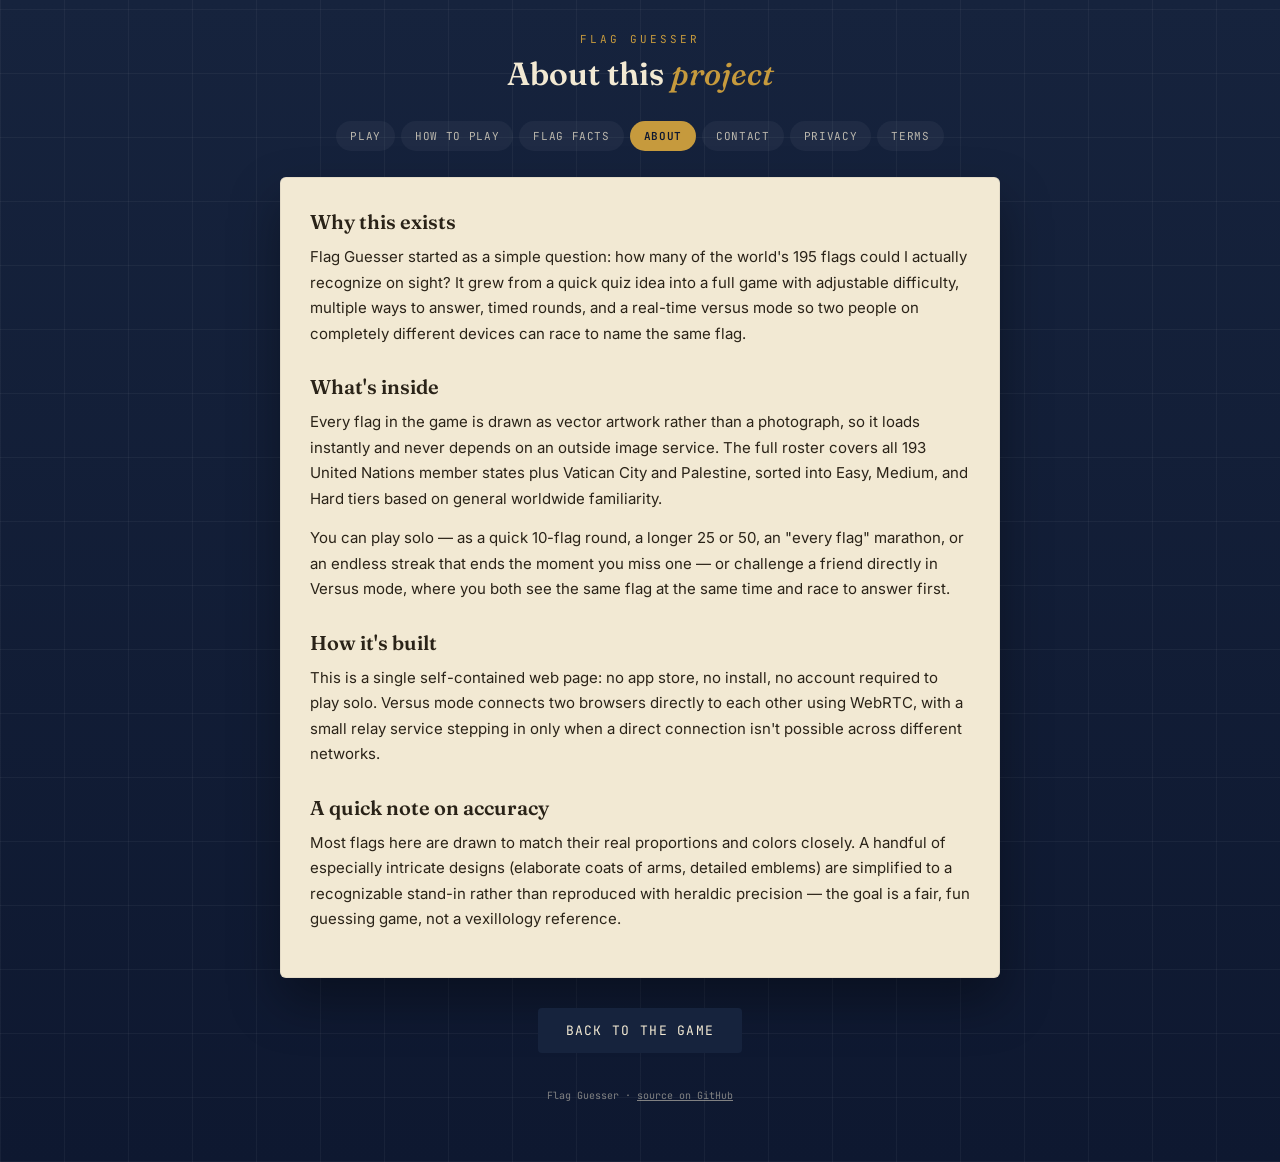
<file: about.html>
<!DOCTYPE html>
<html lang="en">
<head>
<meta charset="UTF-8">
<meta name="viewport" content="width=device-width, initial-scale=1">
<title>About — Flag Guesser</title>
<link rel="preconnect" href="https://fonts.googleapis.com">
<link href="https://fonts.googleapis.com/css2?family=Fraunces:opsz,wght@9..144,500;9..144,600;9..144,700&family=Inter:wght@400;500;600&family=JetBrains+Mono:wght@400;500&display=swap" rel="stylesheet">
<link rel="stylesheet" href="site.css">
<link rel="apple-touch-icon" href="apple-touch-icon.png">
<link rel="icon" type="image/png" href="favicon-32.png">
</head>
<body>
<div class="wrap">
  <p class="eyebrow">Flag Guesser</p>
  <h1>About this <span>project</span></h1>

  <nav class="site-nav">
    <a href="index.html">Play</a>
    <a href="how-to-play.html">How to Play</a>
    <a href="flag-facts.html">Flag Facts</a>
    <a href="about.html" class="current">About</a>
    <a href="contact.html">Contact</a>
    <a href="privacy.html">Privacy</a>
    <a href="terms.html">Terms</a>
  </nav>

  <div class="card">
    <h2>Why this exists</h2>
    <p>Flag Guesser started as a simple question: how many of the world's 195 flags could I actually recognize on sight? It grew from a quick quiz idea into a full game with adjustable difficulty, multiple ways to answer, timed rounds, and a real-time versus mode so two people on completely different devices can race to name the same flag.</p>

    <h2>What's inside</h2>
    <p>Every flag in the game is drawn as vector artwork rather than a photograph, so it loads instantly and never depends on an outside image service. The full roster covers all 193 United Nations member states plus Vatican City and Palestine, sorted into Easy, Medium, and Hard tiers based on general worldwide familiarity.</p>
    <p>You can play solo — as a quick 10-flag round, a longer 25 or 50, an "every flag" marathon, or an endless streak that ends the moment you miss one — or challenge a friend directly in Versus mode, where you both see the same flag at the same time and race to answer first.</p>

    <h2>How it's built</h2>
    <p>This is a single self-contained web page: no app store, no install, no account required to play solo. Versus mode connects two browsers directly to each other using WebRTC, with a small relay service stepping in only when a direct connection isn't possible across different networks.</p>

    <h2>A quick note on accuracy</h2>
    <p>Most flags here are drawn to match their real proportions and colors closely. A handful of especially intricate designs (elaborate coats of arms, detailed emblems) are simplified to a recognizable stand-in rather than reproduced with heraldic precision — the goal is a fair, fun guessing game, not a vexillology reference.</p>
  </div>

  <div class="cta-row"><a class="cta-btn" href="index.html">Back to the game</a></div>

  <footer class="site-footer">Flag Guesser &middot; <a href="https://github.com/sabrinazhao05/flag-guesser">source on GitHub</a></footer>
</div>
</body>
</html>
</file>
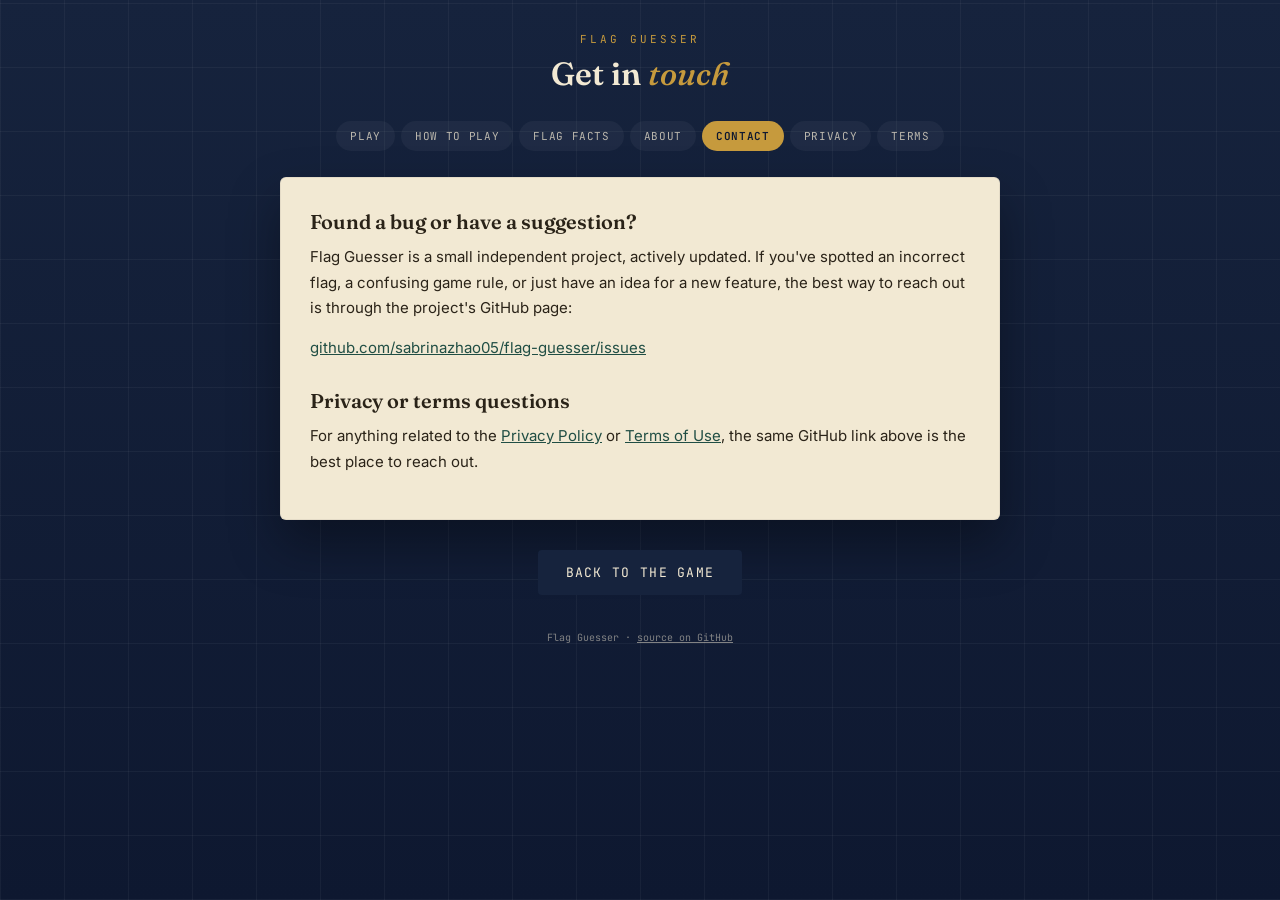
<file: contact.html>
<!DOCTYPE html>
<html lang="en">
<head>
<meta charset="UTF-8">
<meta name="viewport" content="width=device-width, initial-scale=1">
<title>Contact — Flag Guesser</title>
<link rel="preconnect" href="https://fonts.googleapis.com">
<link href="https://fonts.googleapis.com/css2?family=Fraunces:opsz,wght@9..144,500;9..144,600;9..144,700&family=Inter:wght@400;500;600&family=JetBrains+Mono:wght@400;500&display=swap" rel="stylesheet">
<link rel="stylesheet" href="site.css">
<link rel="apple-touch-icon" href="apple-touch-icon.png">
<link rel="icon" type="image/png" href="favicon-32.png">
</head>
<body>
<div class="wrap">
  <p class="eyebrow">Flag Guesser</p>
  <h1>Get in <span>touch</span></h1>

  <nav class="site-nav">
    <a href="index.html">Play</a>
    <a href="how-to-play.html">How to Play</a>
    <a href="flag-facts.html">Flag Facts</a>
    <a href="about.html">About</a>
    <a href="contact.html" class="current">Contact</a>
    <a href="privacy.html">Privacy</a>
    <a href="terms.html">Terms</a>
  </nav>

  <div class="card">
    <h2>Found a bug or have a suggestion?</h2>
    <p>Flag Guesser is a small independent project, actively updated. If you've spotted an incorrect flag, a confusing game rule, or just have an idea for a new feature, the best way to reach out is through the project's GitHub page:</p>
    <p><a href="https://github.com/sabrinazhao05/flag-guesser/issues" target="_blank" rel="noopener">github.com/sabrinazhao05/flag-guesser/issues</a></p>

    <h2>Privacy or terms questions</h2>
    <p>For anything related to the <a href="privacy.html">Privacy Policy</a> or <a href="terms.html">Terms of Use</a>, the same GitHub link above is the best place to reach out.</p>
  </div>

  <div class="cta-row"><a class="cta-btn" href="index.html">Back to the game</a></div>

  <footer class="site-footer">Flag Guesser &middot; <a href="https://github.com/sabrinazhao05/flag-guesser">source on GitHub</a></footer>
</div>
</body>
</html>
</file>
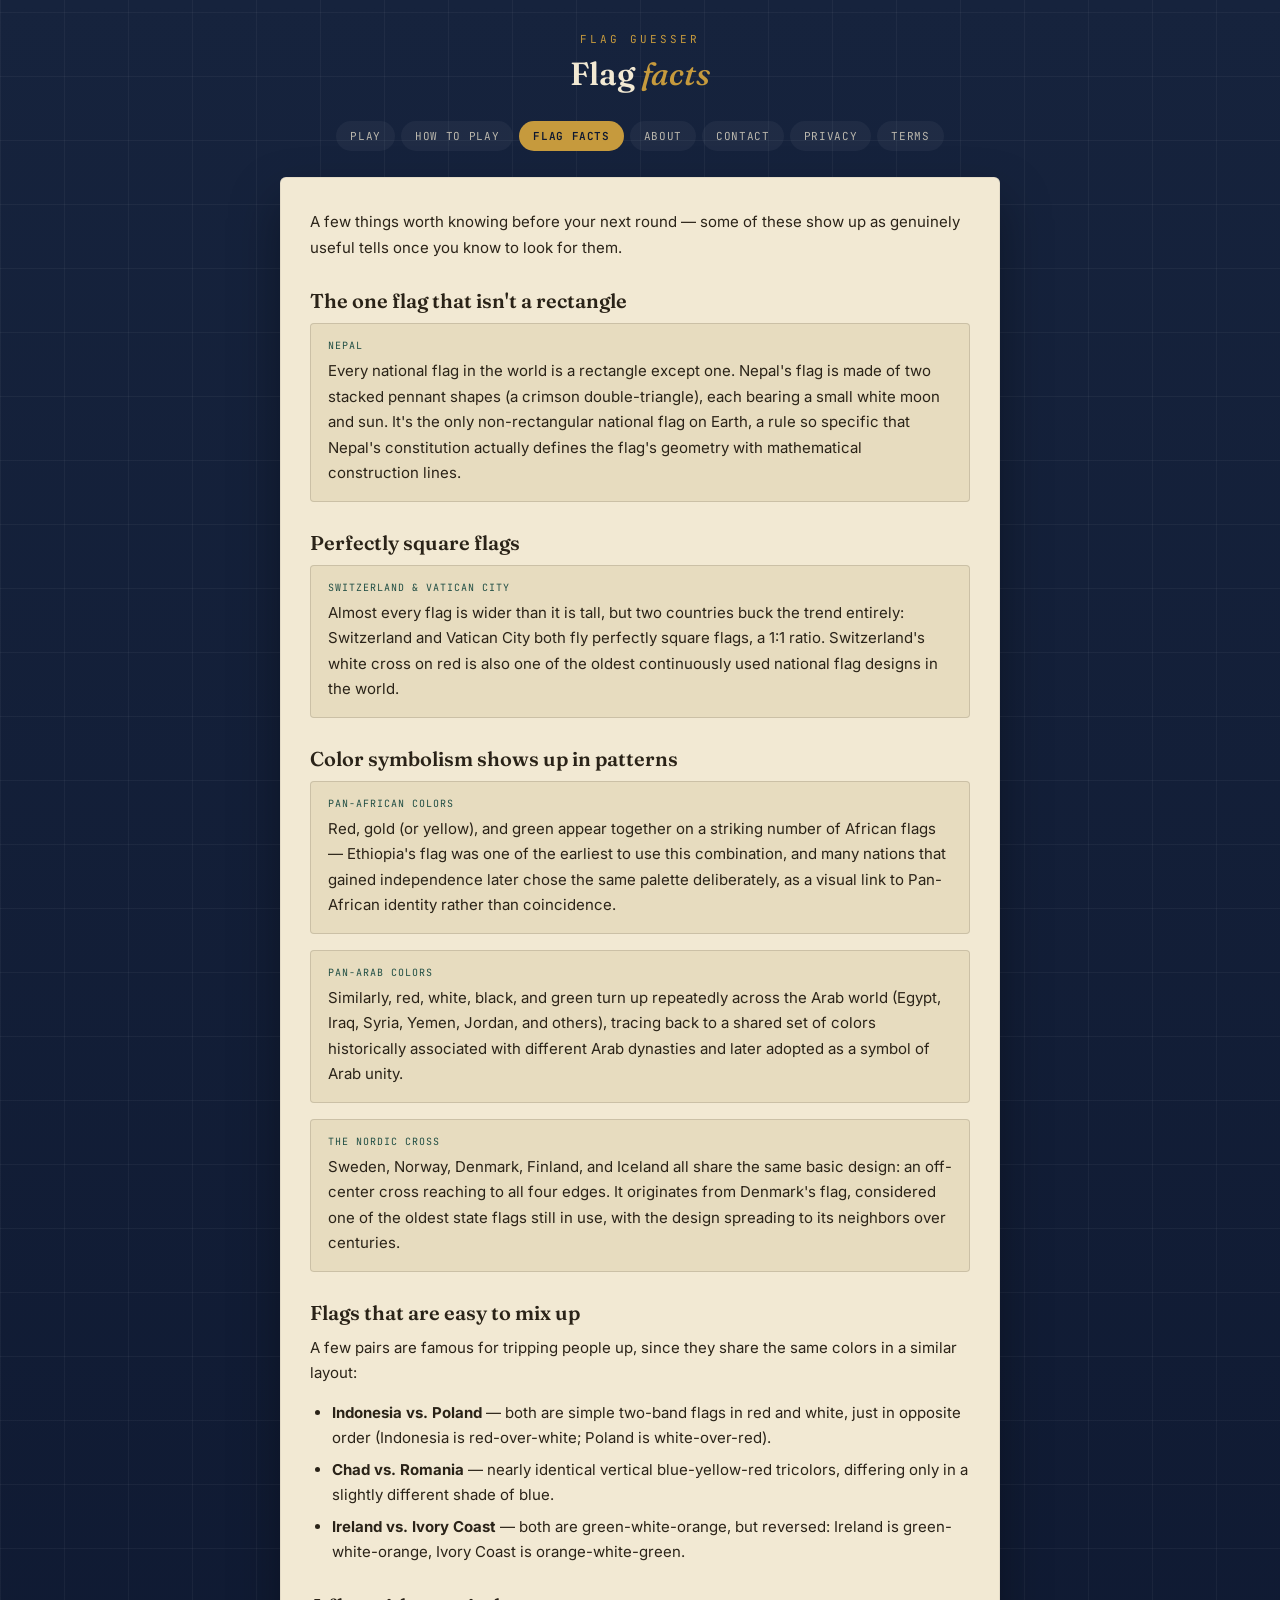
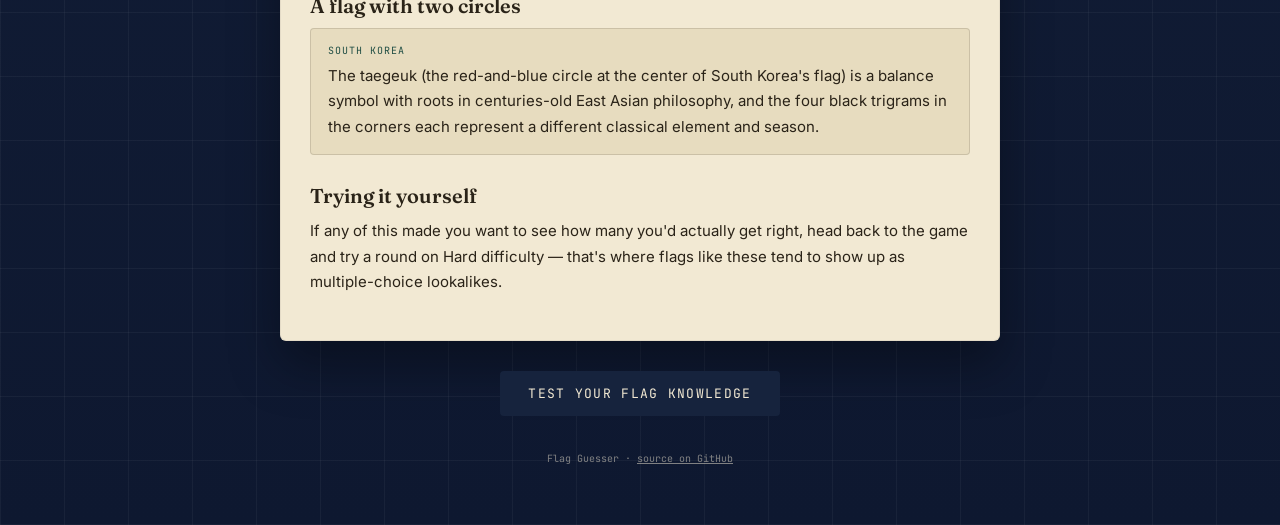
<file: flag-facts.html>
<!DOCTYPE html>
<html lang="en">
<head>
<meta charset="UTF-8">
<meta name="viewport" content="width=device-width, initial-scale=1">
<title>Flag Facts — Flag Guesser</title>
<link rel="preconnect" href="https://fonts.googleapis.com">
<link href="https://fonts.googleapis.com/css2?family=Fraunces:opsz,wght@9..144,500;9..144,600;9..144,700&family=Inter:wght@400;500;600&family=JetBrains+Mono:wght@400;500&display=swap" rel="stylesheet">
<link rel="stylesheet" href="site.css">
<link rel="apple-touch-icon" href="apple-touch-icon.png">
<link rel="icon" type="image/png" href="favicon-32.png">
</head>
<body>
<div class="wrap">
  <p class="eyebrow">Flag Guesser</p>
  <h1>Flag <span>facts</span></h1>

  <nav class="site-nav">
    <a href="index.html">Play</a>
    <a href="how-to-play.html">How to Play</a>
    <a href="flag-facts.html" class="current">Flag Facts</a>
    <a href="about.html">About</a>
    <a href="contact.html">Contact</a>
    <a href="privacy.html">Privacy</a>
    <a href="terms.html">Terms</a>
  </nav>

  <div class="card">
    <p>A few things worth knowing before your next round — some of these show up as genuinely useful tells once you know to look for them.</p>

    <h2>The one flag that isn't a rectangle</h2>
    <div class="fact-box">
      <span class="fact-label">Nepal</span>
      <p>Every national flag in the world is a rectangle except one. Nepal's flag is made of two stacked pennant shapes (a crimson double-triangle), each bearing a small white moon and sun. It's the only non-rectangular national flag on Earth, a rule so specific that Nepal's constitution actually defines the flag's geometry with mathematical construction lines.</p>
    </div>

    <h2>Perfectly square flags</h2>
    <div class="fact-box">
      <span class="fact-label">Switzerland &amp; Vatican City</span>
      <p>Almost every flag is wider than it is tall, but two countries buck the trend entirely: Switzerland and Vatican City both fly perfectly square flags, a 1:1 ratio. Switzerland's white cross on red is also one of the oldest continuously used national flag designs in the world.</p>
    </div>

    <h2>Color symbolism shows up in patterns</h2>
    <div class="fact-box">
      <span class="fact-label">Pan-African colors</span>
      <p>Red, gold (or yellow), and green appear together on a striking number of African flags — Ethiopia's flag was one of the earliest to use this combination, and many nations that gained independence later chose the same palette deliberately, as a visual link to Pan-African identity rather than coincidence.</p>
    </div>
    <div class="fact-box">
      <span class="fact-label">Pan-Arab colors</span>
      <p>Similarly, red, white, black, and green turn up repeatedly across the Arab world (Egypt, Iraq, Syria, Yemen, Jordan, and others), tracing back to a shared set of colors historically associated with different Arab dynasties and later adopted as a symbol of Arab unity.</p>
    </div>
    <div class="fact-box">
      <span class="fact-label">The Nordic cross</span>
      <p>Sweden, Norway, Denmark, Finland, and Iceland all share the same basic design: an off-center cross reaching to all four edges. It originates from Denmark's flag, considered one of the oldest state flags still in use, with the design spreading to its neighbors over centuries.</p>
    </div>

    <h2>Flags that are easy to mix up</h2>
    <p>A few pairs are famous for tripping people up, since they share the same colors in a similar layout:</p>
    <ul>
      <li><strong>Indonesia vs. Poland</strong> — both are simple two-band flags in red and white, just in opposite order (Indonesia is red-over-white; Poland is white-over-red).</li>
      <li><strong>Chad vs. Romania</strong> — nearly identical vertical blue-yellow-red tricolors, differing only in a slightly different shade of blue.</li>
      <li><strong>Ireland vs. Ivory Coast</strong> — both are green-white-orange, but reversed: Ireland is green-white-orange, Ivory Coast is orange-white-green.</li>
    </ul>

    <h2>A flag with two circles</h2>
    <div class="fact-box">
      <span class="fact-label">South Korea</span>
      <p>The taegeuk (the red-and-blue circle at the center of South Korea's flag) is a balance symbol with roots in centuries-old East Asian philosophy, and the four black trigrams in the corners each represent a different classical element and season.</p>
    </div>

    <h2>Trying it yourself</h2>
    <p>If any of this made you want to see how many you'd actually get right, head back to the game and try a round on Hard difficulty — that's where flags like these tend to show up as multiple-choice lookalikes.</p>
  </div>

  <div class="cta-row"><a class="cta-btn" href="index.html">Test your flag knowledge</a></div>

  <footer class="site-footer">Flag Guesser &middot; <a href="https://github.com/sabrinazhao05/flag-guesser">source on GitHub</a></footer>
</div>
</body>
</html>
</file>
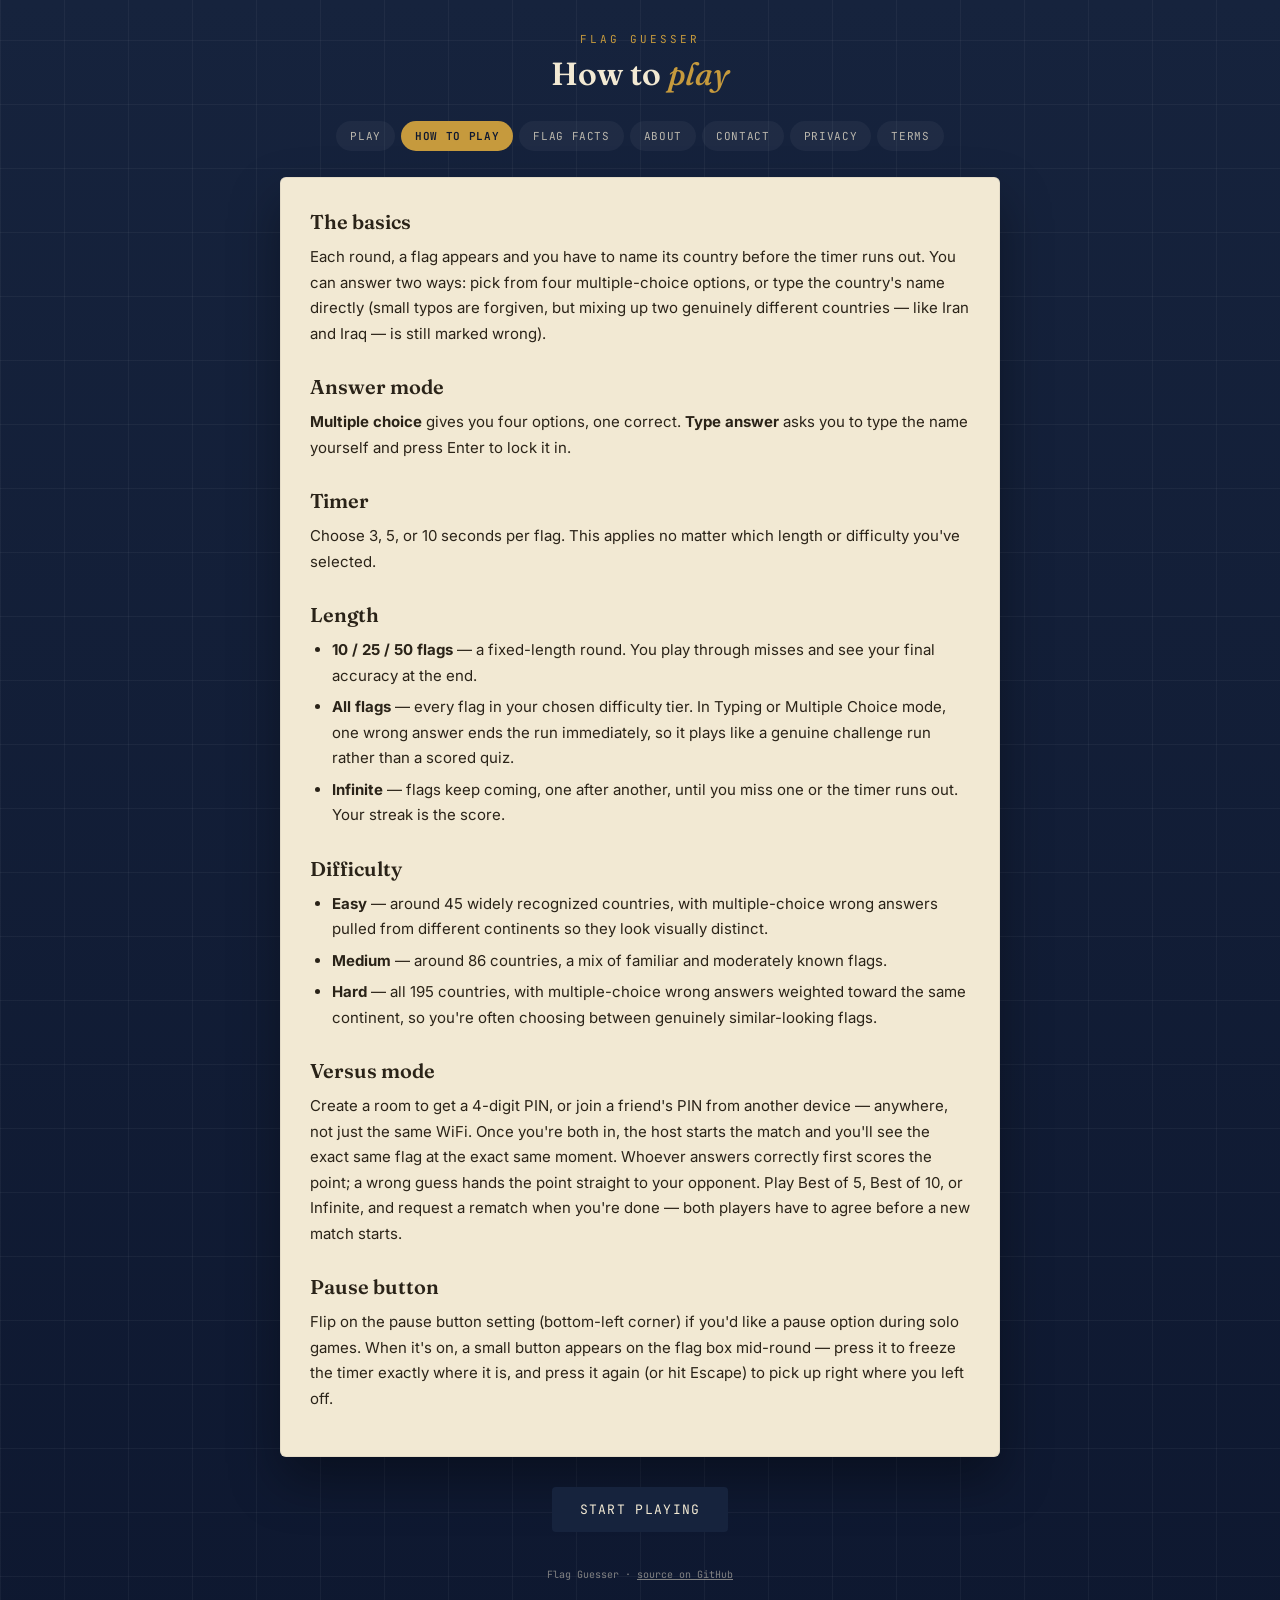
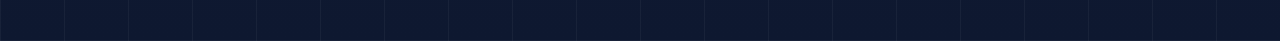
<file: how-to-play.html>
<!DOCTYPE html>
<html lang="en">
<head>
<meta charset="UTF-8">
<meta name="viewport" content="width=device-width, initial-scale=1">
<title>How to Play — Flag Guesser</title>
<link rel="preconnect" href="https://fonts.googleapis.com">
<link href="https://fonts.googleapis.com/css2?family=Fraunces:opsz,wght@9..144,500;9..144,600;9..144,700&family=Inter:wght@400;500;600&family=JetBrains+Mono:wght@400;500&display=swap" rel="stylesheet">
<link rel="stylesheet" href="site.css">
<link rel="apple-touch-icon" href="apple-touch-icon.png">
<link rel="icon" type="image/png" href="favicon-32.png">
</head>
<body>
<div class="wrap">
  <p class="eyebrow">Flag Guesser</p>
  <h1>How to <span>play</span></h1>

  <nav class="site-nav">
    <a href="index.html">Play</a>
    <a href="how-to-play.html" class="current">How to Play</a>
    <a href="flag-facts.html">Flag Facts</a>
    <a href="about.html">About</a>
    <a href="contact.html">Contact</a>
    <a href="privacy.html">Privacy</a>
    <a href="terms.html">Terms</a>
  </nav>

  <div class="card">
    <h2>The basics</h2>
    <p>Each round, a flag appears and you have to name its country before the timer runs out. You can answer two ways: pick from four multiple-choice options, or type the country's name directly (small typos are forgiven, but mixing up two genuinely different countries — like Iran and Iraq — is still marked wrong).</p>

    <h2>Answer mode</h2>
    <p><strong>Multiple choice</strong> gives you four options, one correct. <strong>Type answer</strong> asks you to type the name yourself and press Enter to lock it in.</p>

    <h2>Timer</h2>
    <p>Choose 3, 5, or 10 seconds per flag. This applies no matter which length or difficulty you've selected.</p>

    <h2>Length</h2>
    <ul>
      <li><strong>10 / 25 / 50 flags</strong> — a fixed-length round. You play through misses and see your final accuracy at the end.</li>
      <li><strong>All flags</strong> — every flag in your chosen difficulty tier. In Typing or Multiple Choice mode, one wrong answer ends the run immediately, so it plays like a genuine challenge run rather than a scored quiz.</li>
      <li><strong>Infinite</strong> — flags keep coming, one after another, until you miss one or the timer runs out. Your streak is the score.</li>
    </ul>

    <h2>Difficulty</h2>
    <ul>
      <li><strong>Easy</strong> — around 45 widely recognized countries, with multiple-choice wrong answers pulled from different continents so they look visually distinct.</li>
      <li><strong>Medium</strong> — around 86 countries, a mix of familiar and moderately known flags.</li>
      <li><strong>Hard</strong> — all 195 countries, with multiple-choice wrong answers weighted toward the same continent, so you're often choosing between genuinely similar-looking flags.</li>
    </ul>

    <h2>Versus mode</h2>
    <p>Create a room to get a 4-digit PIN, or join a friend's PIN from another device — anywhere, not just the same WiFi. Once you're both in, the host starts the match and you'll see the exact same flag at the exact same moment. Whoever answers correctly first scores the point; a wrong guess hands the point straight to your opponent. Play Best of 5, Best of 10, or Infinite, and request a rematch when you're done — both players have to agree before a new match starts.</p>

    <h2>Pause button</h2>
    <p>Flip on the pause button setting (bottom-left corner) if you'd like a pause option during solo games. When it's on, a small button appears on the flag box mid-round — press it to freeze the timer exactly where it is, and press it again (or hit Escape) to pick up right where you left off.</p>
  </div>

  <div class="cta-row"><a class="cta-btn" href="index.html">Start playing</a></div>

  <footer class="site-footer">Flag Guesser &middot; <a href="https://github.com/sabrinazhao05/flag-guesser">source on GitHub</a></footer>
</div>
</body>
</html>
</file>
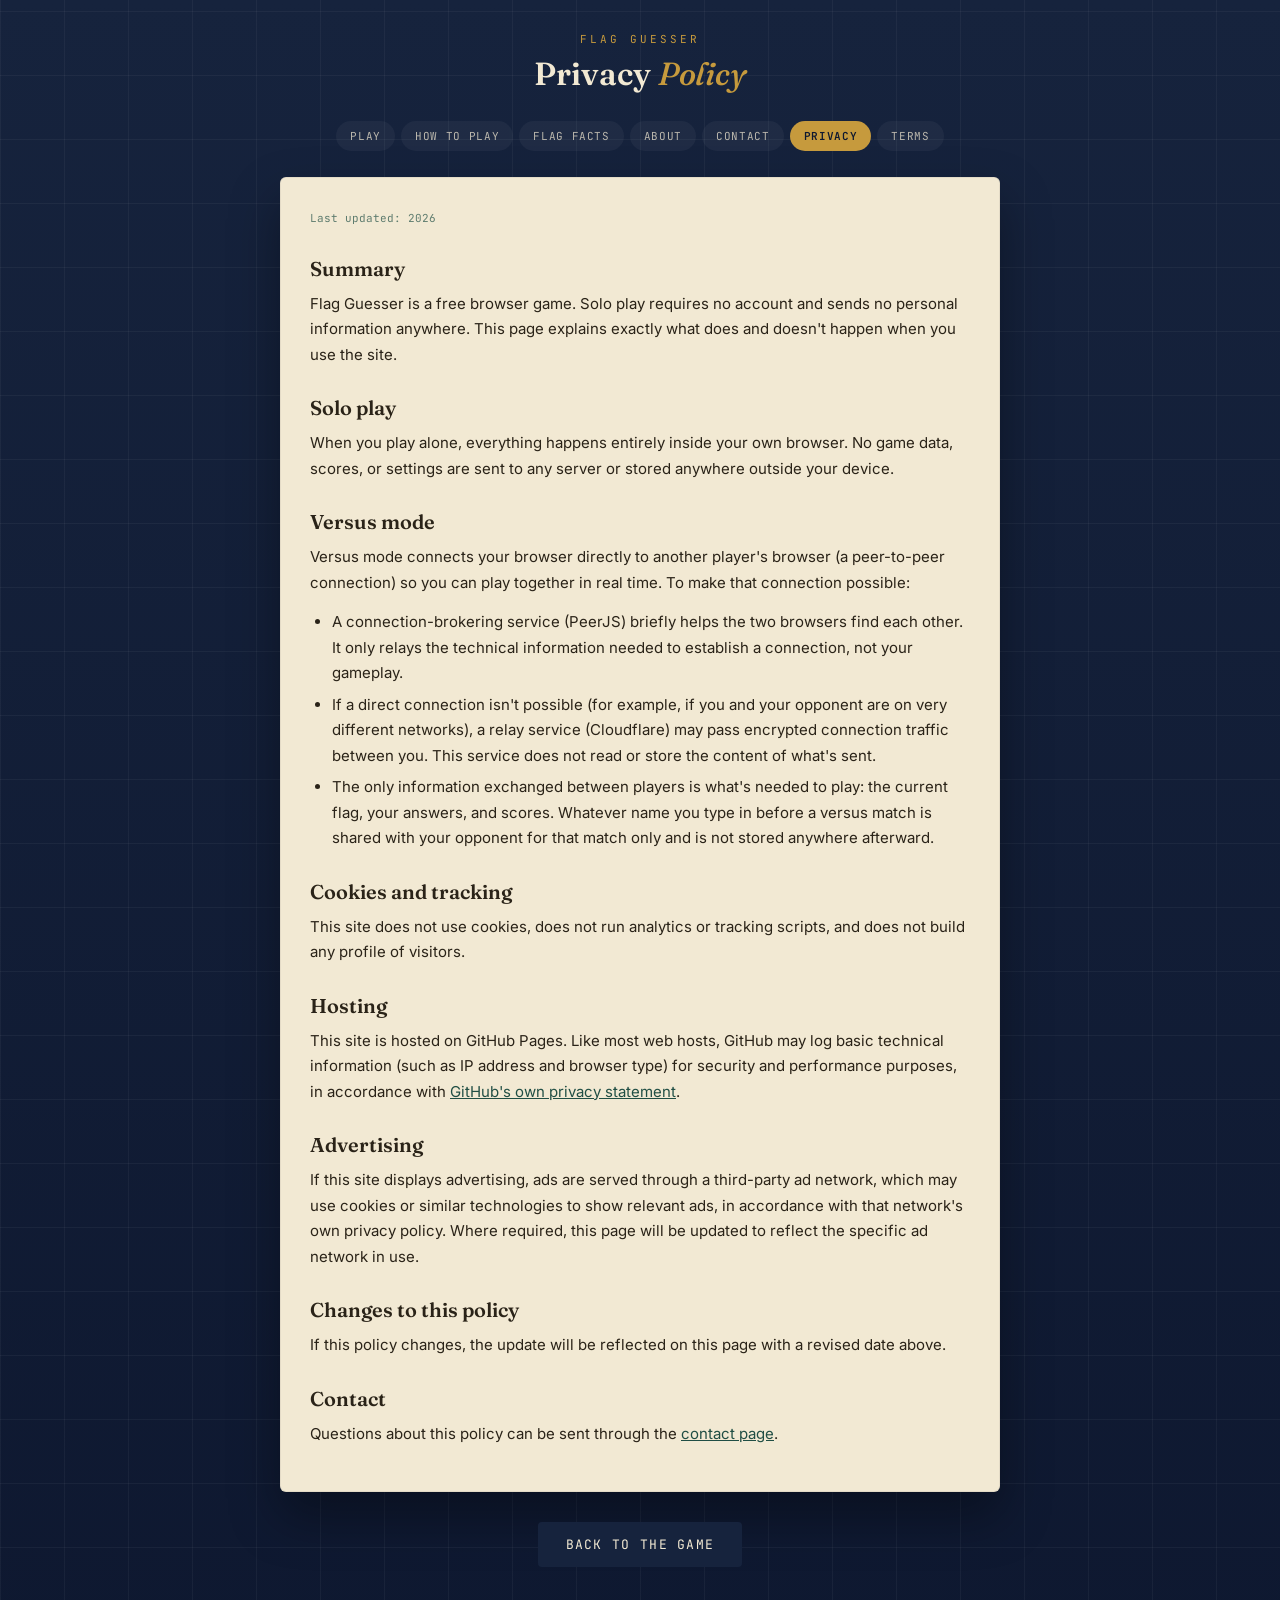
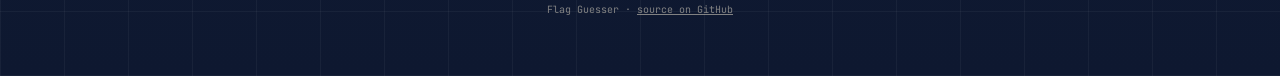
<file: privacy.html>
<!DOCTYPE html>
<html lang="en">
<head>
<meta charset="UTF-8">
<meta name="viewport" content="width=device-width, initial-scale=1">
<title>Privacy Policy — Flag Guesser</title>
<link rel="preconnect" href="https://fonts.googleapis.com">
<link href="https://fonts.googleapis.com/css2?family=Fraunces:opsz,wght@9..144,500;9..144,600;9..144,700&family=Inter:wght@400;500;600&family=JetBrains+Mono:wght@400;500&display=swap" rel="stylesheet">
<link rel="stylesheet" href="site.css">
<link rel="apple-touch-icon" href="apple-touch-icon.png">
<link rel="icon" type="image/png" href="favicon-32.png">
</head>
<body>
<div class="wrap">
  <p class="eyebrow">Flag Guesser</p>
  <h1>Privacy <span>Policy</span></h1>

  <nav class="site-nav">
    <a href="index.html">Play</a>
    <a href="how-to-play.html">How to Play</a>
    <a href="flag-facts.html">Flag Facts</a>
    <a href="about.html">About</a>
    <a href="contact.html">Contact</a>
    <a href="privacy.html" class="current">Privacy</a>
    <a href="terms.html">Terms</a>
  </nav>

  <div class="card">
    <p class="updated">Last updated: 2026</p>

    <h2>Summary</h2>
    <p>Flag Guesser is a free browser game. Solo play requires no account and sends no personal information anywhere. This page explains exactly what does and doesn't happen when you use the site.</p>

    <h2>Solo play</h2>
    <p>When you play alone, everything happens entirely inside your own browser. No game data, scores, or settings are sent to any server or stored anywhere outside your device.</p>

    <h2>Versus mode</h2>
    <p>Versus mode connects your browser directly to another player's browser (a peer-to-peer connection) so you can play together in real time. To make that connection possible:</p>
    <ul>
      <li>A connection-brokering service (PeerJS) briefly helps the two browsers find each other. It only relays the technical information needed to establish a connection, not your gameplay.</li>
      <li>If a direct connection isn't possible (for example, if you and your opponent are on very different networks), a relay service (Cloudflare) may pass encrypted connection traffic between you. This service does not read or store the content of what's sent.</li>
      <li>The only information exchanged between players is what's needed to play: the current flag, your answers, and scores. Whatever name you type in before a versus match is shared with your opponent for that match only and is not stored anywhere afterward.</li>
    </ul>

    <h2>Cookies and tracking</h2>
    <p>This site does not use cookies, does not run analytics or tracking scripts, and does not build any profile of visitors.</p>

    <h2>Hosting</h2>
    <p>This site is hosted on GitHub Pages. Like most web hosts, GitHub may log basic technical information (such as IP address and browser type) for security and performance purposes, in accordance with <a href="https://docs.github.com/en/site-policy/privacy-policies/github-general-privacy-statement" target="_blank" rel="noopener">GitHub's own privacy statement</a>.</p>

    <h2>Advertising</h2>
    <p>If this site displays advertising, ads are served through a third-party ad network, which may use cookies or similar technologies to show relevant ads, in accordance with that network's own privacy policy. Where required, this page will be updated to reflect the specific ad network in use.</p>

    <h2>Changes to this policy</h2>
    <p>If this policy changes, the update will be reflected on this page with a revised date above.</p>

    <h2>Contact</h2>
    <p>Questions about this policy can be sent through the <a href="contact.html">contact page</a>.</p>
  </div>

  <div class="cta-row"><a class="cta-btn" href="index.html">Back to the game</a></div>

  <footer class="site-footer">Flag Guesser &middot; <a href="https://github.com/sabrinazhao05/flag-guesser">source on GitHub</a></footer>
</div>
</body>
</html>
</file>
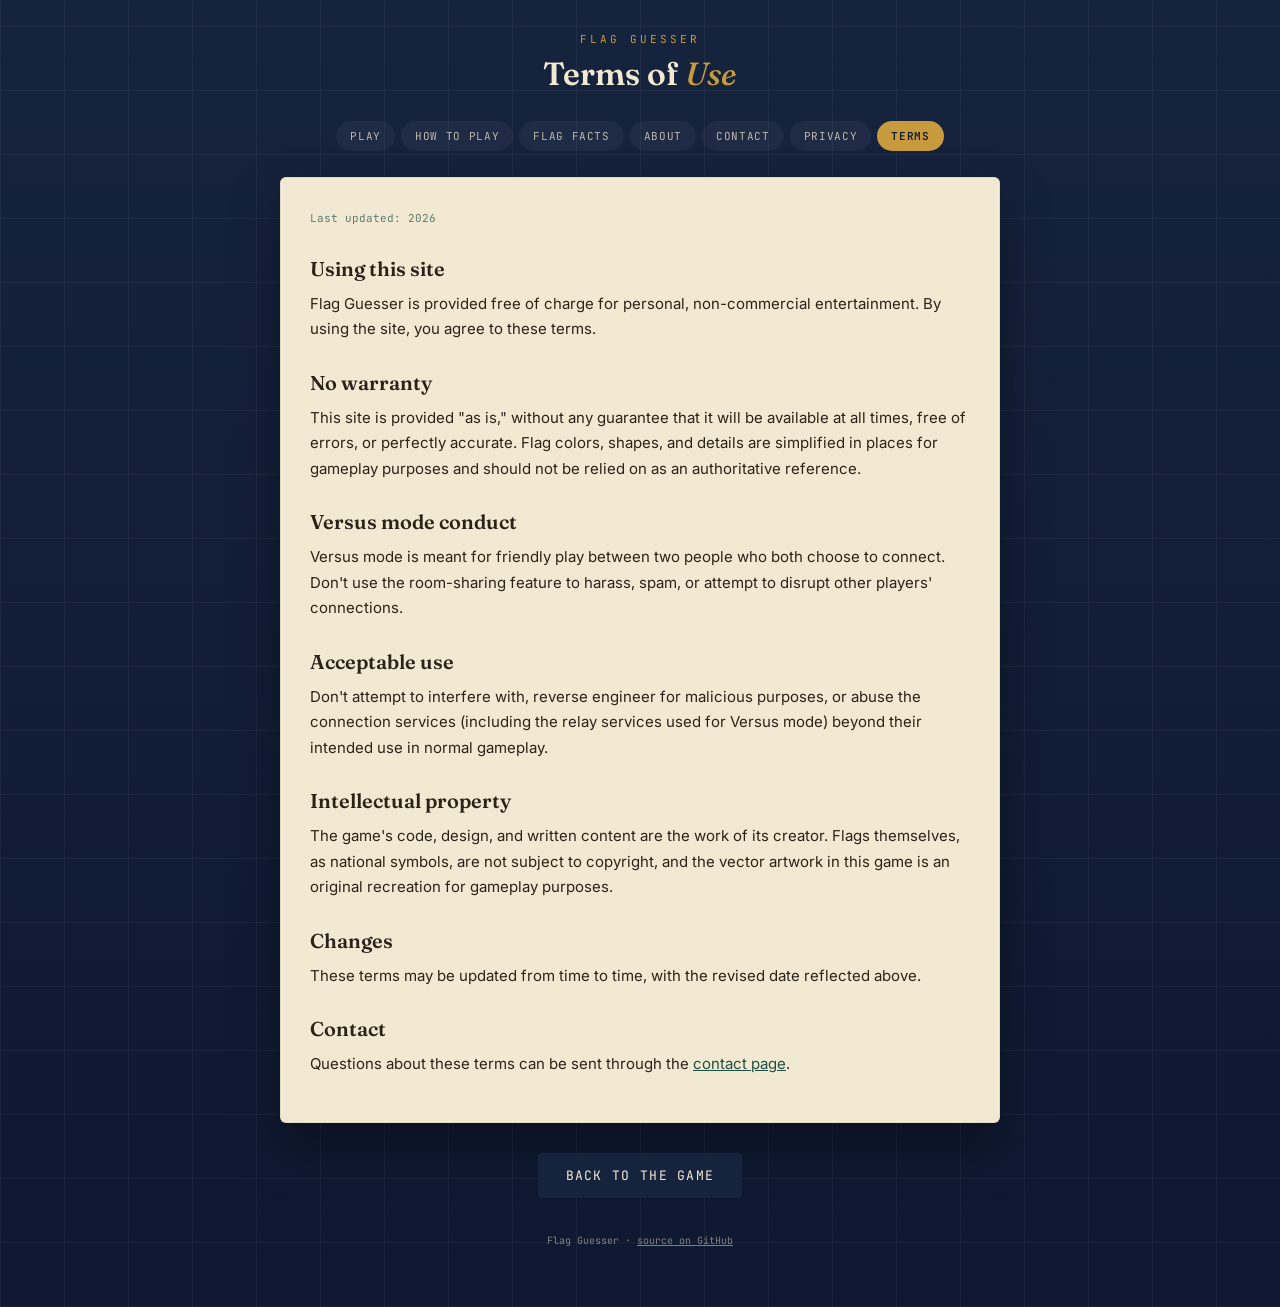
<file: terms.html>
<!DOCTYPE html>
<html lang="en">
<head>
<meta charset="UTF-8">
<meta name="viewport" content="width=device-width, initial-scale=1">
<title>Terms of Use — Flag Guesser</title>
<link rel="preconnect" href="https://fonts.googleapis.com">
<link href="https://fonts.googleapis.com/css2?family=Fraunces:opsz,wght@9..144,500;9..144,600;9..144,700&family=Inter:wght@400;500;600&family=JetBrains+Mono:wght@400;500&display=swap" rel="stylesheet">
<link rel="stylesheet" href="site.css">
<link rel="apple-touch-icon" href="apple-touch-icon.png">
<link rel="icon" type="image/png" href="favicon-32.png">
</head>
<body>
<div class="wrap">
  <p class="eyebrow">Flag Guesser</p>
  <h1>Terms of <span>Use</span></h1>

  <nav class="site-nav">
    <a href="index.html">Play</a>
    <a href="how-to-play.html">How to Play</a>
    <a href="flag-facts.html">Flag Facts</a>
    <a href="about.html">About</a>
    <a href="contact.html">Contact</a>
    <a href="privacy.html">Privacy</a>
    <a href="terms.html" class="current">Terms</a>
  </nav>

  <div class="card">
    <p class="updated">Last updated: 2026</p>

    <h2>Using this site</h2>
    <p>Flag Guesser is provided free of charge for personal, non-commercial entertainment. By using the site, you agree to these terms.</p>

    <h2>No warranty</h2>
    <p>This site is provided "as is," without any guarantee that it will be available at all times, free of errors, or perfectly accurate. Flag colors, shapes, and details are simplified in places for gameplay purposes and should not be relied on as an authoritative reference.</p>

    <h2>Versus mode conduct</h2>
    <p>Versus mode is meant for friendly play between two people who both choose to connect. Don't use the room-sharing feature to harass, spam, or attempt to disrupt other players' connections.</p>

    <h2>Acceptable use</h2>
    <p>Don't attempt to interfere with, reverse engineer for malicious purposes, or abuse the connection services (including the relay services used for Versus mode) beyond their intended use in normal gameplay.</p>

    <h2>Intellectual property</h2>
    <p>The game's code, design, and written content are the work of its creator. Flags themselves, as national symbols, are not subject to copyright, and the vector artwork in this game is an original recreation for gameplay purposes.</p>

    <h2>Changes</h2>
    <p>These terms may be updated from time to time, with the revised date reflected above.</p>

    <h2>Contact</h2>
    <p>Questions about these terms can be sent through the <a href="contact.html">contact page</a>.</p>
  </div>

  <div class="cta-row"><a class="cta-btn" href="index.html">Back to the game</a></div>

  <footer class="site-footer">Flag Guesser &middot; <a href="https://github.com/sabrinazhao05/flag-guesser">source on GitHub</a></footer>
</div>
</body>
</html>
</file>
<file: site.css>
:root{
  --navy:#16233d;
  --navy-deep:#0e1830;
  --paper:#f2e9d3;
  --paper-dim:#e7dcbf;
  --brass:#c69a3d;
  --brass-dark:#9c7628;
  --teal-dark:#204e44;
  --ink:#2a2318;
}
*{box-sizing:border-box;}
html,body{margin:0;padding:0;}
body{
  min-height:100vh;
  background:
    repeating-linear-gradient(0deg, rgba(255,255,255,0.045) 0px, rgba(255,255,255,0.045) 1px, transparent 1px, transparent 64px),
    repeating-linear-gradient(90deg, rgba(255,255,255,0.045) 0px, rgba(255,255,255,0.045) 1px, transparent 1px, transparent 64px),
    linear-gradient(180deg, var(--navy) 0%, var(--navy-deep) 100%);
  font-family:'Inter',sans-serif;
  color:var(--paper);
  padding:32px 16px 60px;
}
.wrap{ max-width:720px; margin:0 auto; }
nav.site-nav{
  display:flex;
  flex-wrap:wrap;
  gap:6px;
  justify-content:center;
  margin-bottom:26px;
}
nav.site-nav a{
  font-family:'JetBrains Mono',monospace;
  font-size:11px;
  letter-spacing:0.06em;
  text-transform:uppercase;
  color:var(--paper);
  opacity:0.75;
  text-decoration:none;
  padding:8px 14px;
  border-radius:20px;
  background:rgba(255,255,255,0.06);
}
nav.site-nav a:hover{ opacity:1; background:rgba(255,255,255,0.12); }
nav.site-nav a.current{ opacity:1; background:var(--brass); color:var(--navy-deep); font-weight:600; }

.eyebrow{
  text-align:center;
  font-family:'JetBrains Mono',monospace;
  font-size:11px;
  letter-spacing:0.28em;
  text-transform:uppercase;
  color:var(--brass);
  margin:0 0 8px;
}
h1{
  text-align:center;
  font-family:'Fraunces',serif;
  font-weight:600;
  font-size:32px;
  margin:0 0 28px;
}
h1 span{ color:var(--brass); font-style:italic; font-weight:500; }

.card{
  background:var(--paper);
  color:var(--ink);
  border-radius:6px;
  box-shadow:0 24px 50px rgba(0,0,0,0.35), inset 0 0 0 1px rgba(0,0,0,0.06);
  padding:32px 30px;
}
.card h2{
  font-family:'Fraunces',serif;
  font-weight:600;
  font-size:20px;
  margin:28px 0 10px;
  color:var(--ink);
}
.card h2:first-child{ margin-top:0; }
.card p{
  font-size:15px;
  line-height:1.7;
  margin:0 0 14px;
  color:var(--ink);
}
.card ul{ margin:0 0 14px; padding-left:22px; }
.card li{ font-size:15px; line-height:1.7; margin-bottom:6px; }
.card a{ color:var(--teal-dark); }
.card .updated{
  font-family:'JetBrains Mono',monospace;
  font-size:11px;
  color:var(--teal-dark);
  opacity:0.7;
  margin-bottom:22px;
}
.fact-box{
  background:var(--paper-dim);
  border-radius:4px;
  padding:16px 18px;
  margin-bottom:16px;
  box-shadow:inset 0 0 0 1px rgba(42,35,24,0.15);
}
.fact-box p{ margin:0; }
.fact-box .fact-label{
  font-family:'JetBrains Mono',monospace;
  font-size:10px;
  letter-spacing:0.1em;
  text-transform:uppercase;
  color:var(--teal-dark);
  display:block;
  margin-bottom:6px;
}
.cta-row{ text-align:center; margin-top:30px; }
.cta-btn{
  display:inline-block;
  font-family:'JetBrains Mono',monospace;
  font-size:13px;
  letter-spacing:0.1em;
  text-transform:uppercase;
  background:var(--navy);
  color:var(--paper);
  text-decoration:none;
  padding:14px 28px;
  border-radius:4px;
}
.cta-btn:hover{ background:var(--navy-deep); }

footer.site-footer{
  text-align:center;
  margin-top:36px;
  font-family:'JetBrains Mono',monospace;
  font-size:10px;
  color:var(--paper);
  opacity:0.5;
}
footer.site-footer a{ color:var(--paper); }

@media (max-width:600px){
  h1{ font-size:26px; }
  .card{ padding:24px 20px; }
}
</file>
